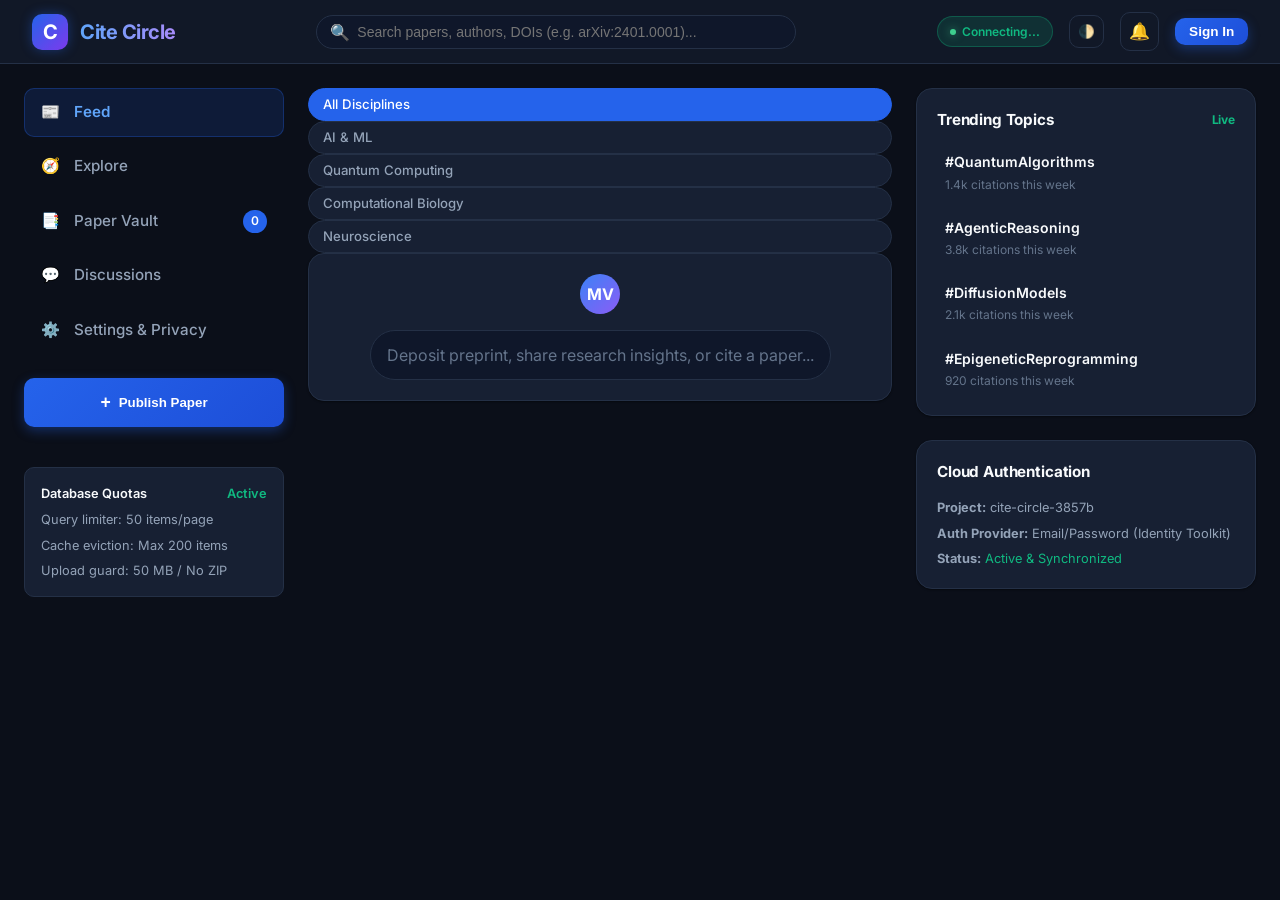
<file: web/index.html>
<!DOCTYPE html>
<html lang="en" data-theme="dark">
<head>
  <meta charset="UTF-8">
  <meta name="viewport" content="width=device-width, initial-scale=1.0">
  <title>Cite Circle — Academic Research Network</title>
  <link rel="preconnect" href="https://fonts.googleapis.com">
  <link rel="preconnect" href="https://fonts.gstatic.com" crossorigin>
  <link rel="preconnect" href="https://esm.sh">
  <link rel="preconnect" href="https://cxxtrtglmxfuyihxwiza.supabase.co">
  <link rel="preconnect" href="https://pub-66f1f2125beb4a028b0dd68e07a78c8a.r2.dev">
  <link href="https://fonts.googleapis.com/css2?family=Inter:wght@400;500;600;700&family=JetBrains+Mono:wght@400;500;600&display=swap" rel="stylesheet">
  <link rel="stylesheet" href="styles.css">
</head>
<body>

  <!-- Top App Bar -->
  <header class="app-header">
    <a href="#" class="brand-container">
      <div class="brand-logo">C</div>
      <div>
        <h1 class="brand-title">Cite Circle</h1>
      </div>
    </a>

    <div class="header-search">
      <span class="search-icon">🔍</span>
      <input type="text" id="globalSearchInput" placeholder="Search papers, authors, DOIs (e.g. arXiv:2401.0001)...">
    </div>

    <div class="header-actions">
      <div class="cloud-status-badge" id="cloudStatusBadge" title="Supabase Cloud: cxxtrtglmxfuyihxwiza">
        <div class="cloud-status-dot" style="background-color: #3ecf8e; box-shadow: 0 0 8px rgba(62, 207, 142, 0.6);"></div>
        <span id="cloudStatusText">Connecting...</span>
      </div>
      <button class="btn-icon" id="themeToggleBtn" title="Toggle Theme">🌓</button>
      
      <!-- Real-Time Activity Notification Bell -->
      <div style="position: relative;">
        <button class="btn-icon" id="notifBellBtn" title="Activity Notifications" style="position: relative; font-size: 1.05rem;">
          🔔
          <span id="notifBadgeCounter" style="display: none; position: absolute; top: -3px; right: -3px; background: #ef4444; color: #fff; font-size: 0.65rem; font-weight: 700; padding: 1px 5px; border-radius: 999px; line-height: 1.2; box-shadow: 0 0 6px rgba(239, 68, 68, 0.7);">0</span>
        </button>
        <!-- Notification Dropdown Panel -->
        <div id="notifDropdownPanel" style="display: none; position: absolute; right: 0; top: calc(100% + 8px); width: 320px; background: rgba(15, 23, 42, 0.96); border: 1px solid rgba(255, 255, 255, 0.12); border-radius: 12px; box-shadow: 0 16px 36px rgba(0,0,0,0.6); backdrop-filter: blur(16px); z-index: 99999; overflow: hidden;">
          <div style="padding: 10px 14px; border-bottom: 1px solid rgba(255, 255, 255, 0.08); display: flex; justify-content: space-between; align-items: center;">
            <span style="font-weight: 700; font-size: 0.85rem; color: #f8fafc;">Live Activity Alerts</span>
            <button id="markAllReadBtn" style="background: none; border: none; color: #3b82f6; font-size: 0.75rem; cursor: pointer; font-weight: 600;">Clear</button>
          </div>
          <div id="notifListContainer" style="max-height: 280px; overflow-y: auto;">
            <div id="emptyNotifPlaceholder" style="padding: 24px; text-align: center; color: #94a3b8; font-size: 0.8rem;">No unread activity alerts</div>
          </div>
        </div>
      </div>

      <button class="btn-publish-action" id="openAuthModalBtn" style="display: inline-block; margin-top: 0; padding: 0.4rem 0.85rem; font-size: 0.85rem;">
        Sign In
      </button>
      <div class="author-avatar" id="userHeaderAvatar" style="width: 34px; height: 34px; font-size: 0.85rem; cursor: pointer; display: none;" title="Active Profile">👤</div>
    </div>
  </header>

  <!-- Main Container -->
  <div class="app-container">

    <!-- Left Navigation Sidebar -->
    <aside class="nav-sidebar">
      <nav style="display: flex; flex-direction: column; gap: 0.35rem;">
        <a class="nav-item active" data-tab="feed">
          <span>📰</span>
          <span>Feed</span>
        </a>
        <a class="nav-item" data-tab="explore">
          <span>🧭</span>
          <span>Explore</span>
        </a>
        <a class="nav-item" data-tab="vault">
          <span>📑</span>
          <span>Paper Vault</span>
          <span class="nav-item-badge" id="vaultCountBadge">0</span>
        </a>
        <a class="nav-item" data-tab="chat">
          <span>💬</span>
          <span>Discussions</span>
        </a>
        <a class="nav-item" data-tab="profile">
          <span>⚙️</span>
          <span>Settings & Privacy</span>
        </a>
      </nav>

      <button class="btn-publish-action" id="openPublishModalBtn">
        <span style="font-size: 1.1rem; font-weight: bold;">+</span>
        <span>Publish Paper</span>
      </button>

      <!-- System Quota / Limiter Card -->
      <div style="margin-top: 2rem; padding: 1rem; border-radius: var(--radius-md); background-color: var(--bg-card); border: 1px solid var(--border-subtle); font-size: 0.8rem; display: flex; flex-direction: column; gap: 0.4rem;">
        <div style="font-weight: 600; color: var(--text-primary); display: flex; align-items: center; justify-content: space-between;">
          <span>Database Quotas</span>
          <span style="color: var(--accent-emerald);">Active</span>
        </div>
        <div style="color: var(--text-secondary);">Query limiter: 50 items/page</div>
        <div style="color: var(--text-secondary);">Cache eviction: Max 200 items</div>
        <div style="color: var(--text-secondary);">Upload guard: 50 MB / No ZIP</div>
      </div>
    </aside>

    <!-- Main Content Stream -->
    <main class="main-content">

      <!-- View: Feed -->
      <section id="viewFeed">
        <!-- Feed Filter Bar -->
        <div class="feed-filter-bar">
          <div class="filter-pill active" data-field="all">All Disciplines</div>
          <div class="filter-pill" data-field="AI & ML">AI & ML</div>
          <div class="filter-pill" data-field="Quantum Computing">Quantum Computing</div>
          <div class="filter-pill" data-field="Computational Biology">Computational Biology</div>
          <div class="filter-pill" data-field="Neuroscience">Neuroscience</div>
        </div>

        <!-- Quick Post Trigger -->
        <div class="post-card" style="margin-bottom: 1.25rem; display: flex; align-items: center; gap: 1rem;">
          <div class="author-avatar" style="width: 40px; height: 40px;">MV</div>
          <div class="quick-post-input" id="triggerQuickPublish" style="flex: 1; padding: 0.75rem 1rem; border-radius: var(--radius-full); background: var(--bg-input); border: 1px solid var(--border-subtle); color: var(--text-muted); cursor: pointer;">
            Deposit preprint, share research insights, or cite a paper...
          </div>
        </div>

        <div id="postsList" style="display: flex; flex-direction: column; gap: 1.25rem;">
          <!-- Dynamically populated posts -->
        </div>
      </section>

      <!-- View: Explore / Discover -->
      <section id="viewExplore" style="display: none;">
        <div class="section-header">
          <h2 class="section-title">Explore Research Fields</h2>
        </div>
        <div id="exploreFieldsGrid" style="display: grid; grid-template-columns: repeat(auto-fill, minmax(240px, 1fr)); gap: 1rem;">
          <!-- Dynamic field cards -->
        </div>
      </section>

      <!-- View: Paper Vault -->
      <section id="viewVault" style="display: none;">
        <div class="section-header">
          <h2 class="section-title">Saved Paper Vault</h2>
          <button class="btn-icon" id="exportAllCitationsBtn" style="padding: 0.4rem 0.8rem; font-size: 0.825rem; font-weight: 600;">
            📥 Export BibTeX
          </button>
        </div>
        <div id="vaultPapersList" style="display: flex; flex-direction: column; gap: 1rem;">
          <!-- Dynamic vault papers -->
        </div>
      </section>

      <!-- View: Chat & Peer Discussions -->
      <section id="viewChat" style="display: none;">
        <div class="section-header">
          <h2 class="section-title">Academic Messenger</h2>
        </div>
        <div style="background-color: var(--bg-card); border: 1px solid var(--border-subtle); border-radius: var(--radius-lg); height: 580px; display: flex; flex-direction: column;">
          <div id="chatMessagesArea" style="flex: 1; padding: 1.25rem; overflow-y: auto; display: flex; flex-direction: column; gap: 1rem;">
            <!-- Chat messages -->
          </div>
          <div style="padding: 1rem; border-top: 1px solid var(--border-subtle); display: flex; gap: 0.75rem;">
            <input type="text" id="chatInput" class="input-field" placeholder="Discuss methodologies, citations, findings..." style="resize: none;">
            <button id="sendChatBtn" class="btn-publish-action" style="margin-top: 0; padding: 0.65rem 1.25rem;">Send</button>
          </div>
        </div>
      </section>

      <!-- View: Settings & Privacy (Facebook Accounts Center Architecture) -->
      <section id="viewProfile" style="display: none;">
        <div class="section-header">
          <div>
            <h2 class="section-title">Settings & Privacy</h2>
            <p style="font-size: 0.85rem; color: var(--text-secondary); margin-top: 0.2rem;">Manage your accounts, preferences, audience, and security credentials</p>
          </div>
        </div>

        <!-- 1. Meta / Cite Circle Accounts Center Card -->
        <div class="fb-settings-card">
          <div class="fb-accounts-center-header">
            <span>∞</span> Cite Circle Accounts Center
          </div>
          <h3 class="fb-accounts-center-title">Accounts Center</h3>
          <p class="fb-accounts-center-desc">
            Manage your connected academic identity, profile details, and account security across Cite Circle web & mobile applications.
          </p>

          <!-- Profile Preview Row -->
          <div class="fb-profile-preview">
            <div style="display: flex; align-items: center; gap: 1rem;">
              <div class="author-avatar" id="profileAvatar" style="width: 52px; height: 52px; font-size: 1.25rem;">👤</div>
              <div>
                <div id="profileName" style="font-weight: 700; font-size: 1.05rem; color: var(--text-primary);">Researcher Profile</div>
                <div id="profileAffiliation" style="font-size: 0.8rem; color: var(--text-secondary); margin-top: 0.1rem;">Academic Institution • Research Field</div>
                <div id="profileEmail" style="font-size: 0.75rem; color: var(--text-muted); font-family: var(--font-mono); margin-top: 0.1rem;">Sign in to sync your profile</div>
              </div>
            </div>
            <span style="font-size: 0.75rem; font-weight: 600; padding: 0.3rem 0.6rem; border-radius: var(--radius-full); background: rgba(37, 99, 235, 0.15); color: var(--accent-primary); border: 1px solid rgba(37, 99, 235, 0.3);" id="profileUid">
              Cloud Ready
            </span>
          </div>

          <!-- Accounts Center Action Rows -->
          <div style="display: flex; flex-direction: column;">
            <div class="fb-settings-item" id="openEditProfileBtn">
              <div class="fb-settings-item-left">
                <div class="fb-settings-item-icon">👤</div>
                <div>
                  <div class="fb-settings-item-title">Personal details</div>
                  <div class="fb-settings-item-desc" id="profileDetailsDesc">Name, academic affiliation, and research field</div>
                </div>
              </div>
              <div class="fb-settings-item-arrow">›</div>
            </div>

            <div class="fb-settings-divider"></div>

            <div class="fb-settings-item" id="openChangePasswordBtn">
              <div class="fb-settings-item-left">
                <div class="fb-settings-item-icon">🔒</div>
                <div>
                  <div class="fb-settings-item-title">Password and security</div>
                  <div class="fb-settings-item-desc">Change password, saved login credentials & security checkup</div>
                </div>
              </div>
              <div class="fb-settings-item-arrow">›</div>
            </div>

            <div class="fb-settings-divider"></div>

            <div class="fb-settings-item" id="openPermissionsBtn">
              <div class="fb-settings-item-left">
                <div class="fb-settings-item-icon">🛡️</div>
                <div>
                  <div class="fb-settings-item-title">Your information and permissions</div>
                  <div class="fb-settings-item-desc">Access academic records, download BibTeX vault & sandboxed permissions</div>
                </div>
              </div>
              <div class="fb-settings-item-arrow">›</div>
            </div>
          </div>
        </div>

        <!-- 2. Preferences Card -->
        <div class="fb-settings-card">
          <h3 style="font-size: 1rem; font-weight: 700; margin-bottom: 0.25rem;">Preferences</h3>
          <p style="font-size: 0.8rem; color: var(--text-secondary); margin-bottom: 0.75rem;">Customize your theme, bandwidth usage, and notification alerts.</p>

          <div style="display: flex; flex-direction: column;">
            <div class="fb-settings-item" id="settingsThemeRow">
              <div class="fb-settings-item-left">
                <div class="fb-settings-item-icon">🌓</div>
                <div>
                  <div class="fb-settings-item-title">Dark mode</div>
                  <div class="fb-settings-item-desc" id="themeStatusText">Dark theme is currently active</div>
                </div>
              </div>
              <button class="btn-icon" id="settingsThemeToggleBtn" style="padding: 0.35rem 0.75rem; font-size: 0.8rem; font-weight: 600;">Toggle</button>
            </div>

            <div class="fb-settings-divider"></div>

            <div class="fb-settings-item">
              <div class="fb-settings-item-left">
                <div class="fb-settings-item-icon">📶</div>
                <div>
                  <div class="fb-settings-item-title">Media & Data Saver</div>
                  <div class="fb-settings-item-desc">Optimize PDF and figure streaming for mobile networks</div>
                </div>
              </div>
              <input type="checkbox" id="dataSaverCheckbox" style="cursor: pointer; width: 18px; height: 18px;">
            </div>

            <div class="fb-settings-divider"></div>

            <div class="fb-settings-item">
              <div class="fb-settings-item-left">
                <div class="fb-settings-item-icon">🔔</div>
                <div>
                  <div class="fb-settings-item-title">Citation & Review Alerts</div>
                  <div class="fb-settings-item-desc">Receive notifications when peers cite or discuss your manuscripts</div>
                </div>
              </div>
              <input type="checkbox" id="alertsCheckbox" checked style="cursor: pointer; width: 18px; height: 18px;">
            </div>
          </div>
        </div>

        <!-- 3. Audience and Visibility Card -->
        <div class="fb-settings-card">
          <h3 style="font-size: 1rem; font-weight: 700; margin-bottom: 0.25rem;">Audience and Visibility</h3>
          <p style="font-size: 0.8rem; color: var(--text-secondary); margin-bottom: 0.75rem;">Manage how your research is discovered and review privacy guarantees.</p>

          <div style="display: flex; flex-direction: column;">
            <div class="fb-settings-item" id="openPrivacyPolicyBtn">
              <div class="fb-settings-item-left">
                <div class="fb-settings-item-icon">📜</div>
                <div>
                  <div class="fb-settings-item-title">Privacy Policy & Sandboxed Storage</div>
                  <div class="fb-settings-item-desc">Explore device sandboxing, encryption, and zero third-party telemetry</div>
                </div>
              </div>
              <div class="fb-settings-item-arrow">›</div>
            </div>

            <div class="fb-settings-divider"></div>

            <div class="fb-settings-item" id="openTermsBtn">
              <div class="fb-settings-item-left">
                <div class="fb-settings-item-icon">⚖️</div>
                <div>
                  <div class="fb-settings-item-title">Terms of Service & Academic Integrity</div>
                  <div class="fb-settings-item-desc">Guidelines on preprints, citation ethics, and copyright</div>
                </div>
              </div>
              <div class="fb-settings-item-arrow">›</div>
            </div>

            <div class="fb-settings-divider"></div>

            <div class="fb-settings-item" id="openAccountControlBtn">
              <div class="fb-settings-item-left">
                <div class="fb-settings-item-icon" style="color: var(--accent-rose);">🗑️</div>
                <div>
                  <div class="fb-settings-item-title" style="color: var(--accent-rose);">Account ownership and control</div>
                  <div class="fb-settings-item-desc">GDPR right to erasure, cache wipe, and profile deactivation</div>
                </div>
              </div>
              <div class="fb-settings-item-arrow">›</div>
            </div>
          </div>
        </div>

        <!-- 4. Login & Account Sessions (Facebook Style Dedicated Logout) -->
        <div class="fb-settings-card">
          <h3 style="font-size: 1rem; font-weight: 700; margin-bottom: 0.25rem;">Login</h3>
          <p style="font-size: 0.8rem; color: var(--text-secondary); margin-bottom: 0.75rem;">Switch between profiles or log out of your session on this device.</p>

          <div style="display: flex; flex-direction: column; gap: 0.75rem;">
            <button class="btn-icon" id="openSwitchAccountBtn" style="width: 100%; padding: 0.75rem; font-weight: 600; justify-content: center; gap: 0.5rem;">
              <span>🔄</span> Switch Accounts
            </button>

            <button class="fb-logout-btn" id="openFacebookLogoutBtn">
              <span>🚪</span> <span id="logoutBtnLabel">Log Out</span>
            </button>
          </div>
        </div>
      </section>

    </main>

    <!-- Right Sidebar: Trends & Cloud Status -->
    <aside class="right-sidebar">
      <div class="widget-card">
        <h3 class="widget-title">
          <span>Trending Topics</span>
          <span style="font-size: 0.75rem; color: var(--accent-emerald);">Live</span>
        </h3>
        <div class="trend-list">
          <div class="trend-item" data-tag="Quantum-Computing">
            <span class="trend-topic">#QuantumAlgorithms</span>
            <span class="trend-count">1.4k citations this week</span>
          </div>
          <div class="trend-item" data-tag="Agentic-AI">
            <span class="trend-topic">#AgenticReasoning</span>
            <span class="trend-count">3.8k citations this week</span>
          </div>
          <div class="trend-item" data-tag="Neural-Networks">
            <span class="trend-topic">#DiffusionModels</span>
            <span class="trend-count">2.1k citations this week</span>
          </div>
          <div class="trend-item" data-tag="CRISPR">
            <span class="trend-topic">#EpigeneticReprogramming</span>
            <span class="trend-count">920 citations this week</span>
          </div>
        </div>
      </div>

      <div class="widget-card">
        <h3 class="widget-title">
          <span>Cloud Authentication</span>
        </h3>
        <div style="font-size: 0.8rem; color: var(--text-secondary); display: flex; flex-direction: column; gap: 0.4rem;">
          <div><strong>Project:</strong> cite-circle-3857b</div>
          <div><strong>Auth Provider:</strong> Email/Password (Identity Toolkit)</div>
          <div><strong>Status:</strong> <span style="color: var(--accent-emerald);">Active & Synchronized</span></div>
        </div>
      </div>
    </aside>

  </div>

  <!-- Authentication Modal (Firebase Auth) -->
  <div class="modal-backdrop" id="authModal" style="display: none;">
    <div class="modal-card" style="max-width: 480px;">
      <div class="modal-header">
        <h3 id="authModalTitle" style="font-size: 1.1rem; font-weight: 700;">Sign In to Cite Circle</h3>
        <button class="btn-icon" id="closeAuthModalBtn" style="border: none; font-size: 1.1rem;">✕</button>
      </div>
      <div class="modal-body">
        <div style="display: flex; border-bottom: 1px solid var(--border-subtle); margin-bottom: 0.5rem;">
          <button id="authTabSignIn" class="filter-pill active" style="flex: 1; border-radius: 0; border: none; border-bottom: 2px solid var(--accent-primary);">Sign In</button>
          <button id="authTabRegister" class="filter-pill" style="flex: 1; border-radius: 0; border: none; background: none;">Create Account</button>
        </div>

        <div id="authErrorMsg" style="display: none; padding: 0.6rem; border-radius: var(--radius-sm); background: rgba(244, 63, 94, 0.15); border: 1px solid rgba(244, 63, 94, 0.3); color: var(--accent-rose); font-size: 0.8rem;"></div>

        <div id="registerOnlyFields" style="display: none; flex-direction: column; gap: 0.75rem;">
          <div>
            <label style="display: block; font-size: 0.8rem; font-weight: 600; margin-bottom: 0.25rem; color: var(--text-secondary);">FULL NAME</label>
            <input type="text" id="authNameInput" class="input-field" placeholder="e.g. Dr. Ada Lovelace">
          </div>
          <div>
            <label style="display: block; font-size: 0.8rem; font-weight: 600; margin-bottom: 0.25rem; color: var(--text-secondary);">ACADEMIC AFFILIATION</label>
            <input type="text" id="authAffiliationInput" class="input-field" placeholder="e.g. Oxford Institute">
          </div>
          <div>
            <label style="display: block; font-size: 0.8rem; font-weight: 600; margin-bottom: 0.25rem; color: var(--text-secondary);">RESEARCH FIELD</label>
            <input type="text" id="authFieldInput" class="input-field" placeholder="e.g. Computational Mathematics">
          </div>
        </div>

        <div>
          <label style="display: block; font-size: 0.8rem; font-weight: 600; margin-bottom: 0.25rem; color: var(--text-secondary);">EMAIL ADDRESS</label>
          <input type="email" id="authEmailInput" class="input-field" placeholder="researcher@university.edu">
        </div>

        <div>
          <label style="display: block; font-size: 0.8rem; font-weight: 600; margin-bottom: 0.25rem; color: var(--text-secondary);">PASSWORD</label>
          <input type="password" id="authPasswordInput" class="input-field" placeholder="Minimum 8 characters (letters & numbers)">
        </div>

        <button id="authSubmitBtn" class="btn-publish-action" style="margin-top: 0.5rem;">
          Sign In
        </button>

        <div style="text-align: center; margin-top: 0.5rem;">
          <span style="font-size: 0.8rem; color: var(--text-muted);">or</span>
        </div>

        <button id="authDemoSignInBtn" class="btn-icon" style="width: 100%; padding: 0.75rem; font-weight: 600; color: var(--accent-emerald); justify-content: center;">
          ⚡ Fast-Track Sign In as Demo Researcher
        </button>
      </div>
    </div>
  </div>

  <!-- Publish Manuscript Modal -->
  <div class="modal-backdrop" id="publishModal" style="display: none;">
    <div class="modal-card">
      <div class="modal-header">
        <h3 style="font-size: 1.1rem; font-weight: 700;">Publish Research Manuscript</h3>
        <button class="btn-icon" id="closePublishModalBtn" style="border: none; font-size: 1.1rem;">✕</button>
      </div>
      <div class="modal-body">
        <div>
          <label style="display: block; font-size: 0.8rem; font-weight: 600; margin-bottom: 0.35rem; color: var(--text-secondary);">MANUSCRIPT FILE (PDF, WORD DOCX, LATEX, TXT)</label>
          <div class="dropzone" id="fileDropzone">
            <div id="dropzoneContent">
              <div style="font-size: 2rem; margin-bottom: 0.5rem;">📄</div>
              <div style="font-weight: 600; font-size: 0.95rem;">Drag & drop your manuscript or click to browse</div>
              <div style="font-size: 0.75rem; color: var(--text-muted); margin-top: 0.25rem;">Supported: PDF, DOCX, DOC, TEX, TXT, MD (Max 50 MB)</div>
              <div style="font-size: 0.75rem; color: var(--accent-rose); margin-top: 0.25rem;">Strictly No ZIP or Executable Files</div>
            </div>
            <input type="file" id="fileInput" accept=".pdf,.docx,.doc,.tex,.txt,.md,.rtf" style="display: none;">
          </div>
          <div id="fileValidationStatus" style="font-size: 0.8rem; margin-top: 0.5rem; display: none;"></div>
        </div>

        <div>
          <label style="display: block; font-size: 0.8rem; font-weight: 600; margin-bottom: 0.35rem; color: var(--text-secondary);">PAPER TITLE</label>
          <input type="text" id="paperTitleInput" class="input-field" placeholder="e.g. Scalable Diffusion Transformers for Multi-Modal Synthesis">
        </div>

        <div>
          <label style="display: block; font-size: 0.8rem; font-weight: 600; margin-bottom: 0.35rem; color: var(--text-secondary);">DISCIPLINE / RESEARCH FIELD</label>
          <select id="paperFieldSelect" class="input-field">
            <option value="AI & ML">AI & Machine Learning</option>
            <option value="Quantum Computing">Quantum Computing</option>
            <option value="Computational Biology">Computational Biology</option>
            <option value="Neuroscience">Neuroscience</option>
            <option value="Physics & Astronomy">Physics & Astronomy</option>
            <option value="Mathematics">Mathematics</option>
          </select>
        </div>

        <div>
          <label style="display: block; font-size: 0.8rem; font-weight: 600; margin-bottom: 0.35rem; color: var(--text-secondary);">ABSTRACT OR COMMENTARY</label>
          <textarea id="paperAbstractInput" class="input-field" rows="3" placeholder="Summarize your key findings, methodology, and citations..."></textarea>
        </div>

        <button id="submitPublishBtn" class="btn-publish-action" style="margin-top: 0.5rem;">
          Publish to Academic Feed
        </button>
      </div>
    </div>
  </div>

  <!-- Edit Profile Modal (Personal Details) -->
  <div class="modal-backdrop" id="editProfileModal" style="display: none;">
    <div class="modal-card" style="max-width: 480px;">
      <div class="modal-header">
        <h3 style="font-size: 1.1rem; font-weight: 700;">Edit Personal Details</h3>
        <button class="btn-icon" id="closeEditProfileModalBtn" style="border: none; font-size: 1.1rem;">✕</button>
      </div>
      <div class="modal-body">
        <p style="font-size: 0.8rem; color: var(--text-secondary); margin-bottom: 0.5rem;">
          Update your public researcher identity across Cite Circle. Changes are synchronized to Firebase Auth and offline-cached.
        </p>
        <div>
          <label style="display: block; font-size: 0.8rem; font-weight: 600; margin-bottom: 0.25rem; color: var(--text-secondary);">FULL NAME</label>
          <input type="text" id="editProfileNameInput" class="input-field" placeholder="e.g. Dr. Morgan Vance">
        </div>
        <div>
          <label style="display: block; font-size: 0.8rem; font-weight: 600; margin-bottom: 0.25rem; color: var(--text-secondary);">ACADEMIC AFFILIATION</label>
          <input type="text" id="editProfileAffiliationInput" class="input-field" placeholder="e.g. Institute for Advanced Study">
        </div>
        <div>
          <label style="display: block; font-size: 0.8rem; font-weight: 600; margin-bottom: 0.25rem; color: var(--text-secondary);">PRIMARY RESEARCH FIELD</label>
          <input type="text" id="editProfileFieldInput" class="input-field" placeholder="e.g. Computational Neuroscience & AI">
        </div>

        <div style="display: flex; gap: 0.75rem; margin-top: 0.5rem;">
          <button id="saveProfileBtn" class="btn-publish-action" style="flex: 1; margin-top: 0;">
            Save Changes
          </button>
          <button id="cancelEditProfileBtn" class="btn-icon" style="flex: 1; padding: 0.65rem; justify-content: center; font-weight: 600;">
            Cancel
          </button>
        </div>
      </div>
    </div>
  </div>

  <!-- Change Password Modal (Password and Security) -->
  <div class="modal-backdrop" id="changePasswordModal" style="display: none;">
    <div class="modal-card" style="max-width: 480px;">
      <div class="modal-header">
        <h3 style="font-size: 1.1rem; font-weight: 700;">Password and Security</h3>
        <button class="btn-icon" id="closeChangePasswordModalBtn" style="border: none; font-size: 1.1rem;">✕</button>
      </div>
      <div class="modal-body">
        <p style="font-size: 0.8rem; color: var(--text-secondary); margin-bottom: 0.5rem;">
          Your password must be at least 8 characters with letters and numbers/symbols. Changing it will update your cloud credentials.
        </p>
        <div id="passwordErrorMsg" style="display: none; padding: 0.6rem; border-radius: var(--radius-sm); background: rgba(244, 63, 94, 0.15); border: 1px solid rgba(244, 63, 94, 0.3); color: var(--accent-rose); font-size: 0.8rem;"></div>

        <div>
          <label style="display: block; font-size: 0.8rem; font-weight: 600; margin-bottom: 0.25rem; color: var(--text-secondary);">CURRENT PASSWORD</label>
          <input type="password" id="currentPasswordInput" class="input-field" placeholder="Enter current password">
        </div>
        <div>
          <label style="display: block; font-size: 0.8rem; font-weight: 600; margin-bottom: 0.25rem; color: var(--text-secondary);">NEW PASSWORD</label>
          <input type="password" id="newPasswordInput" class="input-field" placeholder="Minimum 8 characters (letters & numbers)">
        </div>
        <div>
          <label style="display: block; font-size: 0.8rem; font-weight: 600; margin-bottom: 0.25rem; color: var(--text-secondary);">RE-TYPE NEW PASSWORD</label>
          <input type="password" id="confirmPasswordInput" class="input-field" placeholder="Re-enter new password">
        </div>

        <div style="display: flex; gap: 0.75rem; margin-top: 0.5rem;">
          <button id="savePasswordBtn" class="btn-publish-action" style="flex: 1; margin-top: 0;">
            Change Password
          </button>
          <button id="cancelChangePasswordBtn" class="btn-icon" style="flex: 1; padding: 0.65rem; justify-content: center; font-weight: 600;">
            Cancel
          </button>
        </div>
      </div>
    </div>
  </div>

  <!-- Supabase Auth Modal (Sign In & Sign Up) -->
  <div class="modal-backdrop" id="authModal" style="display: none;">
    <div class="modal-card" style="max-width: 440px;">
      <div class="modal-header">
        <h3 id="authModalTitle" style="font-size: 1.15rem; font-weight: 700;">Sign In to Cite Circle</h3>
        <button class="btn-icon" id="closeAuthModalBtn" style="border: none; font-size: 1.1rem;">✕</button>
      </div>
      <div class="modal-body">
        <div style="display: flex; gap: 0.5rem; margin-bottom: 1.25rem; border-bottom: 1px solid var(--border-subtle); padding-bottom: 0.75rem;">
          <button id="authTabSignIn" class="filter-pill active" style="flex: 1; text-align: center; justify-content: center;">Sign In</button>
          <button id="authTabRegister" class="filter-pill" style="flex: 1; text-align: center; justify-content: center;">Create Account</button>
        </div>

        <div id="authErrorMsg" style="display: none; background: rgba(244, 63, 94, 0.1); border: 1px solid var(--accent-rose); color: var(--accent-rose); padding: 0.65rem 0.85rem; border-radius: var(--radius-sm); font-size: 0.825rem; margin-bottom: 1rem;"></div>

        <div style="display: flex; flex-direction: column; gap: 0.85rem;">
          <div id="registerOnlyFields" style="display: none; flex-direction: column; gap: 0.85rem;">
            <div>
              <label style="display: block; font-size: 0.8rem; font-weight: 600; margin-bottom: 0.25rem; color: var(--text-secondary);">FULL NAME</label>
              <input type="text" id="authNameInput" class="input-field" placeholder="e.g. Dr. Jane Doe">
            </div>
          </div>

          <div>
            <label style="display: block; font-size: 0.8rem; font-weight: 600; margin-bottom: 0.25rem; color: var(--text-secondary);">EMAIL ADDRESS</label>
            <input type="email" id="authEmailInput" class="input-field" placeholder="academic.researcher@cite.circle">
          </div>

          <div>
            <label style="display: block; font-size: 0.8rem; font-weight: 600; margin-bottom: 0.25rem; color: var(--text-secondary);">PASSWORD</label>
            <input type="password" id="authPasswordInput" class="input-field" placeholder="••••••••••••">
          </div>

          <button id="authSubmitBtn" class="btn-publish-action" style="width: 100%; margin-top: 0.5rem; padding: 0.75rem;">
            Sign In
          </button>

          <div style="text-align: center; margin: 0.5rem 0; font-size: 0.75rem; color: var(--text-muted); position: relative;">
            <span style="background: var(--bg-surface); padding: 0 0.5rem; position: relative; z-index: 1;">OR</span>
            <div style="position: absolute; top: 50%; left: 0; right: 0; height: 1px; background: var(--border-subtle);"></div>
          </div>

          <button id="authDemoSignInBtn" class="btn-icon" style="width: 100%; padding: 0.75rem; justify-content: center; font-weight: 600; color: var(--accent-primary); border-color: rgba(37, 99, 235, 0.4);">
            ⚡ Fast-Track Sign In as Demo Researcher
          </button>
        </div>
      </div>
    </div>
  </div>

  <!-- Dedicated Facebook-Style Logout Confirmation Modal -->
  <div class="modal-backdrop" id="facebookLogoutModal" style="display: none;">
    <div class="modal-card" style="max-width: 440px; text-align: center;">
      <div style="display: flex; justify-content: center; margin-bottom: 1rem;">
        <div class="author-avatar" id="fbLogoutAvatar" style="width: 72px; height: 72px; font-size: 1.75rem; box-shadow: 0 0 16px rgba(37, 99, 235, 0.3);">👤</div>
      </div>
      <h3 id="fbLogoutHeading" style="font-size: 1.2rem; font-weight: 700; margin-bottom: 0.25rem;">Log out of Cite Circle?</h3>
      <p id="fbLogoutSubtext" style="font-size: 0.85rem; color: var(--text-secondary); margin-bottom: 1.25rem;">
        Active Researcher Session
      </p>

      <div style="background-color: var(--bg-primary); border: 1px solid var(--border-subtle); border-radius: var(--radius-md); padding: 0.85rem 1rem; text-align: left; margin-bottom: 1.25rem; display: flex; align-items: flex-start; gap: 0.75rem;">
        <input type="checkbox" id="rememberLoginCheckbox" checked style="margin-top: 0.2rem; width: 18px; height: 18px; cursor: pointer;">
        <div>
          <label for="rememberLoginCheckbox" style="font-weight: 600; font-size: 0.875rem; color: var(--text-primary); cursor: pointer;">
            Remember login info on this device
          </label>
          <p style="font-size: 0.775rem; color: var(--text-muted); margin-top: 0.15rem; line-height: 1.4;">
            We'll save your credentials for this profile so you won't need to re-enter your password when signing back in.
          </p>
        </div>
      </div>

      <div style="display: flex; flex-direction: column; gap: 0.6rem;">
        <button id="confirmFacebookLogoutBtn" class="fb-logout-btn" style="padding: 0.75rem; font-size: 0.95rem;">
          Log Out
        </button>
        <button id="cancelFacebookLogoutBtn" class="btn-icon" style="padding: 0.65rem; justify-content: center; font-weight: 600;">
          Cancel
        </button>
      </div>
    </div>
  </div>

  <!-- Switch Account Modal -->
  <div class="modal-backdrop" id="switchAccountModal" style="display: none;">
    <div class="modal-card" style="max-width: 440px;">
      <div class="modal-header">
        <h3 style="font-size: 1.1rem; font-weight: 700;">Switch Accounts</h3>
        <button class="btn-icon" id="closeSwitchAccountModalBtn" style="border: none; font-size: 1.1rem;">✕</button>
      </div>
      <div class="modal-body">
        <p style="font-size: 0.8rem; color: var(--text-secondary); margin-bottom: 0.75rem;">
          Select a profile saved on this device to quickly switch without entering your password.
        </p>
        <div id="accountsListContainer" style="display: flex; flex-direction: column; gap: 0.5rem;">
          <!-- Dynamically populated profiles -->
        </div>
        <button id="addNewAccountFromSwitchBtn" class="btn-icon" style="width: 100%; padding: 0.75rem; font-weight: 600; justify-content: center; margin-top: 0.75rem; gap: 0.5rem; color: var(--accent-primary);">
          <span>➕</span> Add Another Account
        </button>
      </div>
    </div>
  </div>

  <!-- Information and Permissions Modal -->
  <div class="modal-backdrop" id="permissionsModal" style="display: none;">
    <div class="modal-card" style="max-width: 480px;">
      <div class="modal-header">
        <h3 style="font-size: 1.1rem; font-weight: 700;">Your Information & Permissions</h3>
        <button class="btn-icon" id="closePermissionsModalBtn" style="border: none; font-size: 1.1rem;">✕</button>
      </div>
      <div class="modal-body">
        <div style="background-color: var(--bg-primary); border: 1px solid var(--border-subtle); border-radius: var(--radius-md); padding: 1rem; margin-bottom: 1rem;">
          <h4 style="font-size: 0.9rem; font-weight: 700; color: var(--accent-primary); margin-bottom: 0.25rem;">Sandboxed Local Storage</h4>
          <p style="font-size: 0.8rem; color: var(--text-secondary); line-height: 1.5;">
            Cite Circle stores papers, reading vault entries, and discussion cache inside isolated browser storage. No unauthorized file access or unrequested tracking cookies are permitted.
          </p>
        </div>
        <div style="display: flex; flex-direction: column; gap: 0.6rem;">
          <button id="modalExportBibBtn" class="btn-icon" style="padding: 0.75rem; font-weight: 600; justify-content: flex-start; gap: 0.75rem;">
            <span>📥</span> Download Full BibTeX Citation Archive
          </button>
          <button id="modalExportJsonBtn" class="btn-icon" style="padding: 0.75rem; font-weight: 600; justify-content: flex-start; gap: 0.75rem;">
            <span>📦</span> Export Personal Research Vault (JSON)
          </button>
        </div>
      </div>
    </div>
  </div>

  <!-- Privacy Policy Modal -->
  <div class="modal-backdrop" id="privacyPolicyModal" style="display: none;">
    <div class="modal-card" style="max-width: 520px;">
      <div class="modal-header">
        <h3 style="font-size: 1.1rem; font-weight: 700;">Privacy Policy & Sandboxing</h3>
        <button class="btn-icon" id="closePrivacyPolicyModalBtn" style="border: none; font-size: 1.1rem;">✕</button>
      </div>
      <div class="modal-body" style="font-size: 0.85rem; color: var(--text-secondary); line-height: 1.6;">
        <h4 style="color: var(--text-primary); font-weight: 700; margin-bottom: 0.35rem;">1. Academic Data Sovereignty</h4>
        <p style="margin-bottom: 0.75rem;">Cite Circle is engineered with an offline-first architecture. All research manuscripts and discussions are parsed in sandboxed memory without third-party ad pixels or tracking.</p>
        <h4 style="color: var(--text-primary); font-weight: 700; margin-bottom: 0.35rem;">2. Cloud Authentication</h4>
        <p style="margin-bottom: 0.75rem;">Authentication is conducted directly with Google Firebase Auth (Project: cite-circle-3857b) with strict HTTPS transport and encrypted identity tokens.</p>
        <h4 style="color: var(--text-primary); font-weight: 700; margin-bottom: 0.35rem;">3. File Security Guard</h4>
        <p>Preprint upload rejects ZIP, RAR, EXE, and executable scripts to defend scholarly networks against malicious payloads.</p>
      </div>
    </div>
  </div>

  <!-- Terms Modal -->
  <div class="modal-backdrop" id="termsModal" style="display: none;">
    <div class="modal-card" style="max-width: 520px;">
      <div class="modal-header">
        <h3 style="font-size: 1.1rem; font-weight: 700;">Terms of Service & Ethics</h3>
        <button class="btn-icon" id="closeTermsModalBtn" style="border: none; font-size: 1.1rem;">✕</button>
      </div>
      <div class="modal-body" style="font-size: 0.85rem; color: var(--text-secondary); line-height: 1.6;">
        <h4 style="color: var(--text-primary); font-weight: 700; margin-bottom: 0.35rem;">Academic Integrity & Fair Attribution</h4>
        <p style="margin-bottom: 0.75rem;">Authors retain full copyright of submitted manuscripts and preprints. Attribution follows standard DOI and BibTeX provenance rules.</p>
        <h4 style="color: var(--text-primary); font-weight: 700; margin-bottom: 0.35rem;">Open Peer Review</h4>
        <p>Scholarly discourse is encouraged to remain constructive, empirical, and compliant with international scientific norms.</p>
      </div>
    </div>
  </div>

  <!-- Account Ownership & Control Modal -->
  <div class="modal-backdrop" id="accountControlModal" style="display: none;">
    <div class="modal-card" style="max-width: 480px;">
      <div class="modal-header">
        <h3 style="font-size: 1.1rem; font-weight: 700; color: var(--accent-rose);">Account Ownership & Control</h3>
        <button class="btn-icon" id="closeAccountControlModalBtn" style="border: none; font-size: 1.1rem;">✕</button>
      </div>
      <div class="modal-body">
        <p style="font-size: 0.85rem; color: var(--text-secondary); line-height: 1.6; margin-bottom: 1rem;">
          In compliance with GDPR Right to Erasure, you have complete sovereignty over your academic identity, downloaded cache, and credentials.
        </p>

        <div style="display: flex; flex-direction: column; gap: 0.75rem;">
          <button id="modalClearCacheBtn" class="btn-icon" style="padding: 0.75rem; font-weight: 600; color: var(--accent-amber); justify-content: flex-start; gap: 0.5rem;">
            <span>🧹</span> Clear Local Cache (Preserves Saved Vault)
          </button>
          <button id="modalWipeDataBtn" class="btn-icon" style="padding: 0.75rem; font-weight: 600; color: var(--accent-rose); justify-content: flex-start; gap: 0.5rem; border-color: rgba(244, 63, 94, 0.4);">
            <span>🗑️</span> GDPR Complete Data Erasure (Wipe All Records)
          </button>
        </div>
      </div>
    </div>
  </div>

  <!-- In-App Update Notification Banner -->
  <div id="inAppUpdateBanner" style="display: none; position: fixed; bottom: 24px; right: 24px; max-width: 360px; background: rgba(15, 23, 42, 0.95); border: 1px solid rgba(59, 130, 246, 0.4); backdrop-filter: blur(12px); border-radius: 14px; padding: 1rem; box-shadow: 0 10px 25px -5px rgba(0, 0, 0, 0.5); z-index: 99999;">
    <div style="display: flex; align-items: flex-start; justify-content: space-between; gap: 0.5rem; margin-bottom: 0.5rem;">
      <div style="display: flex; align-items: center; gap: 0.5rem;">
        <span style="font-size: 1.25rem;">🚀</span>
        <div>
          <div style="font-weight: 700; font-size: 0.9rem; color: #fff;">New Update Ready (<span id="updateVersionTag">v1.1</span>)</div>
          <div style="font-size: 0.75rem; color: #10b981; font-weight: 600;">Supabase Edge Functions Live</div>
        </div>
      </div>
      <button id="dismissUpdateBannerBtn" style="background: none; border: none; color: #94a3b8; font-size: 1rem; cursor: pointer; padding: 0.2rem;">✕</button>
    </div>
    <p id="updateNotesText" style="font-size: 0.78rem; color: #cbd5e1; margin-bottom: 0.75rem; line-height: 1.4; white-space: pre-line;">
      Live CrossRef DOI lookup, instant citation generator, and cloud sync improvements are available.
    </p>
    <div style="display: flex; gap: 0.5rem;">
      <button id="applyUpdateBtn" class="btn-publish-action" style="flex: 1; padding: 0.45rem 0.8rem; font-size: 0.8rem; margin: 0;">
        Refresh App
      </button>
      <a id="downloadApkBtn" href="https://cxxtrtglmxfuyihxwiza.supabase.co/storage/v1/object/public/app-releases/CiteCircle-latest.apk" target="_blank" class="btn-icon" style="padding: 0.45rem 0.8rem; font-size: 0.8rem; text-decoration: none; color: #60a5fa;">
        Get APK
      </a>
    </div>
  </div>

  <!-- Floating Realtime Alert Toast Container -->
  <div id="realtimeToastContainer" style="position: fixed; top: 74px; right: 24px; z-index: 999999; display: flex; flex-direction: column; gap: 10px; pointer-events: none;"></div>

  <!-- Main JavaScript App Entry -->
  <script type="module" src="app.js"></script>
</body>
</html>
</file>
<file: web/styles.css>
:root {
  --font-sans: 'Inter', -apple-system, BlinkMacSystemFont, 'Segoe UI', Roboto, sans-serif;
  --font-mono: 'JetBrains Mono', 'Fira Code', monospace;
  
  /* Modern Academic Palette */
  --bg-primary: #0b0f19;
  --bg-secondary: #111827;
  --bg-card: #172033;
  --bg-card-hover: #1e293b;
  --bg-input: #0f172a;
  
  --border-subtle: #243046;
  --border-focus: #3b82f6;
  
  --text-primary: #f8fafc;
  --text-secondary: #94a3b8;
  --text-muted: #64748b;
  
  --accent-primary: #2563eb;
  --accent-primary-hover: #1d4ed8;
  --accent-emerald: #10b981;
  --accent-amber: #f59e0b;
  --accent-purple: #8b5cf6;
  --accent-rose: #f43f5e;
  
  --radius-sm: 6px;
  --radius-md: 10px;
  --radius-lg: 16px;
  --radius-full: 9999px;
  
  --shadow-sm: 0 1px 2px 0 rgba(0, 0, 0, 0.4);
  --shadow-md: 0 4px 6px -1px rgba(0, 0, 0, 0.5), 0 2px 4px -2px rgba(0, 0, 0, 0.5);
  --shadow-lg: 0 10px 15px -3px rgba(0, 0, 0, 0.6), 0 4px 6px -4px rgba(0, 0, 0, 0.6);
}

[data-theme="light"] {
  --bg-primary: #f8fafc;
  --bg-secondary: #ffffff;
  --bg-card: #ffffff;
  --bg-card-hover: #f1f5f9;
  --bg-input: #f8fafc;
  
  --border-subtle: #e2e8f0;
  --border-focus: #2563eb;
  
  --text-primary: #0f172a;
  --text-secondary: #475569;
  --text-muted: #94a3b8;
  
  --shadow-sm: 0 1px 2px 0 rgba(0, 0, 0, 0.05);
  --shadow-md: 0 4px 6px -1px rgba(0, 0, 0, 0.07);
  --shadow-lg: 0 10px 15px -3px rgba(0, 0, 0, 0.1);
}

* {
  box-sizing: border-box;
  margin: 0;
  padding: 0;
}

body {
  font-family: var(--font-sans);
  background-color: var(--bg-primary);
  color: var(--text-primary);
  line-height: 1.5;
  -webkit-font-smoothing: antialiased;
  min-height: 100vh;
}

/* App Header */
.app-header {
  position: sticky;
  top: 0;
  z-index: 50;
  display: flex;
  align-items: center;
  justify-content: space-between;
  padding: 0.75rem 2rem;
  background-color: var(--bg-secondary);
  border-bottom: 1px solid var(--border-subtle);
  backdrop-filter: blur(12px);
}

.brand-container {
  display: flex;
  align-items: center;
  gap: 0.75rem;
  text-decoration: none;
  color: var(--text-primary);
}

.brand-logo {
  width: 36px;
  height: 36px;
  border-radius: var(--radius-md);
  background: linear-gradient(135deg, #2563eb, #7c3aed);
  display: flex;
  align-items: center;
  justify-content: center;
  color: white;
  font-weight: 700;
  font-size: 1.25rem;
  box-shadow: 0 0 12px rgba(37, 99, 235, 0.4);
}

.brand-title {
  font-size: 1.25rem;
  font-weight: 700;
  letter-spacing: -0.025em;
  background: linear-gradient(to right, #60a5fa, #a78bfa);
  -webkit-background-clip: text;
  -webkit-text-fill-color: transparent;
}

.header-search {
  flex: 1;
  max-width: 480px;
  margin: 0 2rem;
  position: relative;
}

.header-search input {
  width: 100%;
  padding: 0.5rem 1rem 0.5rem 2.5rem;
  background-color: var(--bg-input);
  border: 1px solid var(--border-subtle);
  border-radius: var(--radius-full);
  color: var(--text-primary);
  font-size: 0.875rem;
  outline: none;
  transition: all 0.2s;
}

.header-search input:focus {
  border-color: var(--border-focus);
  box-shadow: 0 0 0 3px rgba(37, 99, 235, 0.2);
}

.search-icon {
  position: absolute;
  left: 0.875rem;
  top: 50%;
  transform: translateY(-50%);
  color: var(--text-muted);
  pointer-events: none;
}

.header-actions {
  display: flex;
  align-items: center;
  gap: 1rem;
}

.cloud-status-badge {
  display: flex;
  align-items: center;
  gap: 0.4rem;
  padding: 0.35rem 0.75rem;
  border-radius: var(--radius-full);
  font-size: 0.75rem;
  font-weight: 600;
  background: rgba(16, 185, 129, 0.15);
  color: var(--accent-emerald);
  border: 1px solid rgba(16, 185, 129, 0.3);
}

.cloud-status-dot {
  width: 6px;
  height: 6px;
  border-radius: 50%;
  background-color: var(--accent-emerald);
  box-shadow: 0 0 6px var(--accent-emerald);
}

.btn-icon {
  background: none;
  border: 1px solid var(--border-subtle);
  border-radius: var(--radius-md);
  padding: 0.5rem;
  color: var(--text-secondary);
  cursor: pointer;
  display: flex;
  align-items: center;
  justify-content: center;
  transition: all 0.2s;
}

.btn-icon:hover {
  background-color: var(--bg-card-hover);
  color: var(--text-primary);
}

/* Layout */
.app-container {
  display: grid;
  grid-template-columns: 260px 1fr 340px;
  max-width: 1440px;
  margin: 0 auto;
  gap: 1.5rem;
  padding: 1.5rem;
}

/* Sidebar Navigation */
.nav-sidebar {
  display: flex;
  flex-direction: column;
  gap: 0.5rem;
  position: sticky;
  top: 5rem;
  height: fit-content;
}

.nav-item {
  display: flex;
  align-items: center;
  gap: 0.875rem;
  padding: 0.75rem 1rem;
  border-radius: var(--radius-md);
  color: var(--text-secondary);
  text-decoration: none;
  font-weight: 500;
  font-size: 0.95rem;
  cursor: pointer;
  transition: all 0.15s ease;
  border: 1px solid transparent;
}

.nav-item:hover {
  background-color: var(--bg-card);
  color: var(--text-primary);
}

.nav-item.active {
  background-color: rgba(37, 99, 235, 0.15);
  color: #60a5fa;
  border-color: rgba(37, 99, 235, 0.3);
  font-weight: 600;
}

.nav-item-badge {
  margin-left: auto;
  font-size: 0.75rem;
  padding: 0.15rem 0.5rem;
  border-radius: var(--radius-full);
  background-color: var(--accent-primary);
  color: white;
  font-weight: 600;
}

.btn-publish-action {
  margin-top: 1rem;
  display: flex;
  align-items: center;
  justify-content: center;
  gap: 0.5rem;
  padding: 0.875rem;
  border-radius: var(--radius-md);
  background: linear-gradient(135deg, #2563eb, #1d4ed8);
  color: white;
  font-weight: 600;
  border: none;
  cursor: pointer;
  box-shadow: 0 4px 12px rgba(37, 99, 235, 0.35);
  transition: all 0.2s;
}

.btn-publish-action:hover {
  transform: translateY(-1px);
  box-shadow: 0 6px 16px rgba(37, 99, 235, 0.45);
}

/* Feed & Main Content */
.main-content {
  display: flex;
  flex-direction: column;
  gap: 1.5rem;
}

.section-header {
  display: flex;
  align-items: center;
  justify-content: space-between;
  margin-bottom: 0.5rem;
}

.section-title {
  font-size: 1.25rem;
  font-weight: 700;
  letter-spacing: -0.02em;
}

.filter-pills {
  display: flex;
  gap: 0.5rem;
  overflow-x: auto;
  padding-bottom: 0.25rem;
}

.filter-pill {
  padding: 0.35rem 0.85rem;
  border-radius: var(--radius-full);
  background-color: var(--bg-card);
  border: 1px solid var(--border-subtle);
  color: var(--text-secondary);
  font-size: 0.825rem;
  font-weight: 500;
  cursor: pointer;
  white-space: nowrap;
  transition: all 0.2s;
}

.filter-pill:hover {
  color: var(--text-primary);
  border-color: var(--text-muted);
}

.filter-pill.active {
  background-color: var(--accent-primary);
  border-color: var(--accent-primary);
  color: white;
}

/* Cards & Posts */
.post-card {
  background-color: var(--bg-card);
  border: 1px solid var(--border-subtle);
  border-radius: var(--radius-lg);
  padding: 1.25rem;
  display: flex;
  flex-direction: column;
  gap: 1rem;
  box-shadow: var(--shadow-sm);
  transition: border-color 0.2s, transform 0.15s;
}

.post-card:hover {
  border-color: rgba(59, 130, 246, 0.3);
}

.post-author-row {
  display: flex;
  align-items: center;
  justify-content: space-between;
}

.author-info {
  display: flex;
  align-items: center;
  gap: 0.75rem;
}

.author-avatar {
  width: 42px;
  height: 42px;
  border-radius: 50%;
  background: linear-gradient(135deg, #3b82f6, #8b5cf6);
  display: flex;
  align-items: center;
  justify-content: center;
  font-weight: 700;
  color: white;
  font-size: 1rem;
}

.author-name {
  font-weight: 600;
  font-size: 0.95rem;
  color: var(--text-primary);
}

.author-institution {
  font-size: 0.785rem;
  color: var(--text-secondary);
}

.post-timestamp {
  font-size: 0.75rem;
  color: var(--text-muted);
}

.post-content {
  font-size: 0.925rem;
  line-height: 1.6;
  color: var(--text-primary);
}

/* Paper Attachment Box */
.paper-attachment {
  border: 1px solid var(--border-subtle);
  background-color: var(--bg-input);
  border-radius: var(--radius-md);
  padding: 1rem;
  display: flex;
  flex-direction: column;
  gap: 0.5rem;
  border-left: 4px solid var(--accent-primary);
}

.paper-badge-row {
  display: flex;
  align-items: center;
  justify-content: space-between;
}

.paper-format-badge {
  display: inline-flex;
  align-items: center;
  gap: 0.35rem;
  font-size: 0.725rem;
  font-weight: 700;
  text-transform: uppercase;
  padding: 0.2rem 0.6rem;
  border-radius: var(--radius-sm);
  background: rgba(37, 99, 235, 0.2);
  color: #60a5fa;
  border: 1px solid rgba(37, 99, 235, 0.3);
}

.paper-format-badge.docx {
  background: rgba(16, 185, 129, 0.18);
  color: #34d399;
  border-color: rgba(16, 185, 129, 0.3);
}

.paper-format-badge.latex {
  background: rgba(168, 85, 247, 0.18);
  color: #c084fc;
  border-color: rgba(168, 85, 247, 0.3);
}

.paper-title {
  font-weight: 700;
  font-size: 1rem;
  color: var(--text-primary);
}

.paper-abstract {
  font-size: 0.85rem;
  color: var(--text-secondary);
  line-height: 1.5;
  display: -webkit-box;
  -webkit-line-clamp: 2;
  -webkit-box-orient: vertical;
  overflow: hidden;
}

.paper-doi {
  font-family: var(--font-mono);
  font-size: 0.75rem;
  color: var(--text-muted);
}

.post-action-bar {
  display: flex;
  align-items: center;
  justify-content: space-between;
  border-top: 1px solid var(--border-subtle);
  padding-top: 0.75rem;
}

.post-action-btn {
  display: flex;
  align-items: center;
  gap: 0.4rem;
  background: none;
  border: none;
  color: var(--text-secondary);
  font-size: 0.85rem;
  font-weight: 500;
  cursor: pointer;
  padding: 0.35rem 0.65rem;
  border-radius: var(--radius-sm);
  transition: all 0.15s;
}

.post-action-btn:hover {
  background-color: var(--bg-card-hover);
  color: var(--text-primary);
}

.post-action-btn.endorsed {
  color: var(--accent-rose);
}

/* Right Sidebar: Research Trends & Quick Chat */
.right-sidebar {
  display: flex;
  flex-direction: column;
  gap: 1.5rem;
  position: sticky;
  top: 5rem;
  height: fit-content;
}

.widget-card {
  background-color: var(--bg-card);
  border: 1px solid var(--border-subtle);
  border-radius: var(--radius-lg);
  padding: 1.25rem;
  box-shadow: var(--shadow-sm);
}

.widget-title {
  font-size: 0.95rem;
  font-weight: 700;
  letter-spacing: -0.01em;
  margin-bottom: 0.875rem;
  display: flex;
  align-items: center;
  justify-content: space-between;
}

.trend-list {
  display: flex;
  flex-direction: column;
  gap: 0.75rem;
}

.trend-item {
  display: flex;
  flex-direction: column;
  gap: 0.2rem;
  cursor: pointer;
  padding: 0.35rem 0.5rem;
  border-radius: var(--radius-sm);
  transition: background 0.15s;
}

.trend-item:hover {
  background-color: var(--bg-card-hover);
}

.trend-topic {
  font-size: 0.875rem;
  font-weight: 600;
  color: var(--text-primary);
}

.trend-count {
  font-size: 0.75rem;
  color: var(--text-muted);
}

/* Manuscript Modal / Uploader */
.modal-backdrop {
  position: fixed;
  inset: 0;
  background: rgba(0, 0, 0, 0.75);
  backdrop-filter: blur(4px);
  z-index: 100;
  display: flex;
  align-items: center;
  justify-content: center;
  padding: 1rem;
}

.modal-card {
  background-color: var(--bg-secondary);
  border: 1px solid var(--border-subtle);
  border-radius: var(--radius-lg);
  width: 100%;
  max-width: 600px;
  box-shadow: var(--shadow-lg);
  display: flex;
  flex-direction: column;
  overflow: hidden;
}

.modal-header {
  padding: 1.25rem;
  border-bottom: 1px solid var(--border-subtle);
  display: flex;
  align-items: center;
  justify-content: space-between;
}

.modal-body {
  padding: 1.25rem;
  display: flex;
  flex-direction: column;
  gap: 1rem;
  max-height: 80vh;
  overflow-y: auto;
}

.dropzone {
  border: 2px dashed var(--border-subtle);
  border-radius: var(--radius-md);
  padding: 2rem;
  text-align: center;
  cursor: pointer;
  background-color: var(--bg-input);
  transition: all 0.2s;
}

.dropzone:hover, .dropzone.dragover {
  border-color: var(--accent-primary);
  background-color: rgba(37, 99, 235, 0.05);
}

.input-field {
  width: 100%;
  padding: 0.65rem 0.85rem;
  background-color: var(--bg-input);
  border: 1px solid var(--border-subtle);
  border-radius: var(--radius-md);
  color: var(--text-primary);
  font-family: var(--font-sans);
  font-size: 0.9rem;
  outline: none;
  resize: vertical;
}

.input-field:focus {
  border-color: var(--border-focus);
}

/* Responsive */
@media (max-width: 1024px) {
  .app-container {
    grid-template-columns: 220px 1fr;
  }
  .right-sidebar {
    display: none;
  }
}

@media (max-width: 768px) {
  .app-container {
    grid-template-columns: 1fr;
    padding: 1rem;
  }
  .nav-sidebar {
    display: none;
  }
  .header-search {
    display: none;
  }
}

/* Facebook / Meta Accounts Center & Settings Styling */
.fb-settings-card {
  background-color: var(--bg-card);
  border: 1px solid var(--border-subtle);
  border-radius: var(--radius-lg);
  padding: 1.25rem;
  margin-bottom: 1.25rem;
  box-shadow: var(--shadow-sm);
}

.fb-accounts-center-header {
  display: flex;
  align-items: center;
  gap: 0.5rem;
  font-size: 0.75rem;
  font-weight: 700;
  text-transform: uppercase;
  letter-spacing: 0.06em;
  color: var(--accent-primary);
  margin-bottom: 0.35rem;
}

.fb-accounts-center-title {
  font-size: 1.15rem;
  font-weight: 700;
  color: var(--text-primary);
  margin-bottom: 0.35rem;
}

.fb-accounts-center-desc {
  font-size: 0.825rem;
  color: var(--text-secondary);
  line-height: 1.5;
  margin-bottom: 1rem;
}

.fb-profile-preview {
  display: flex;
  align-items: center;
  justify-content: space-between;
  background-color: var(--bg-primary);
  border: 1px solid var(--border-subtle);
  border-radius: var(--radius-md);
  padding: 0.85rem 1rem;
  margin-bottom: 1rem;
}

.fb-settings-item {
  display: flex;
  align-items: center;
  justify-content: space-between;
  padding: 0.75rem 0.5rem;
  border-radius: var(--radius-md);
  cursor: pointer;
  transition: background-color 0.15s ease;
  user-select: none;
}

.fb-settings-item:hover {
  background-color: var(--bg-card-hover);
}

.fb-settings-item-left {
  display: flex;
  align-items: center;
  gap: 0.85rem;
}

.fb-settings-item-icon {
  width: 36px;
  height: 36px;
  border-radius: 50%;
  background-color: var(--bg-primary);
  display: flex;
  align-items: center;
  justify-content: center;
  font-size: 1.1rem;
  color: var(--text-primary);
  border: 1px solid var(--border-subtle);
}

.fb-settings-item-title {
  font-size: 0.925rem;
  font-weight: 600;
  color: var(--text-primary);
}

.fb-settings-item-desc {
  font-size: 0.775rem;
  color: var(--text-secondary);
  margin-top: 0.1rem;
}

.fb-settings-item-arrow {
  color: var(--text-muted);
  font-size: 1.25rem;
  font-weight: 600;
}

.fb-settings-divider {
  height: 1px;
  background-color: var(--border-subtle);
  margin: 0.25rem 0;
}

.fb-logout-btn {
  width: 100%;
  padding: 0.85rem 1rem;
  border-radius: var(--radius-md);
  background-color: rgba(244, 63, 94, 0.1);
  border: 1px solid rgba(244, 63, 94, 0.3);
  color: var(--accent-rose);
  font-weight: 700;
  font-size: 0.95rem;
  cursor: pointer;
  display: flex;
  align-items: center;
  justify-content: center;
  gap: 0.5rem;
  transition: all 0.2s ease;
}

.fb-logout-btn:hover {
  background-color: rgba(244, 63, 94, 0.2);
  border-color: var(--accent-rose);
}
</file>
